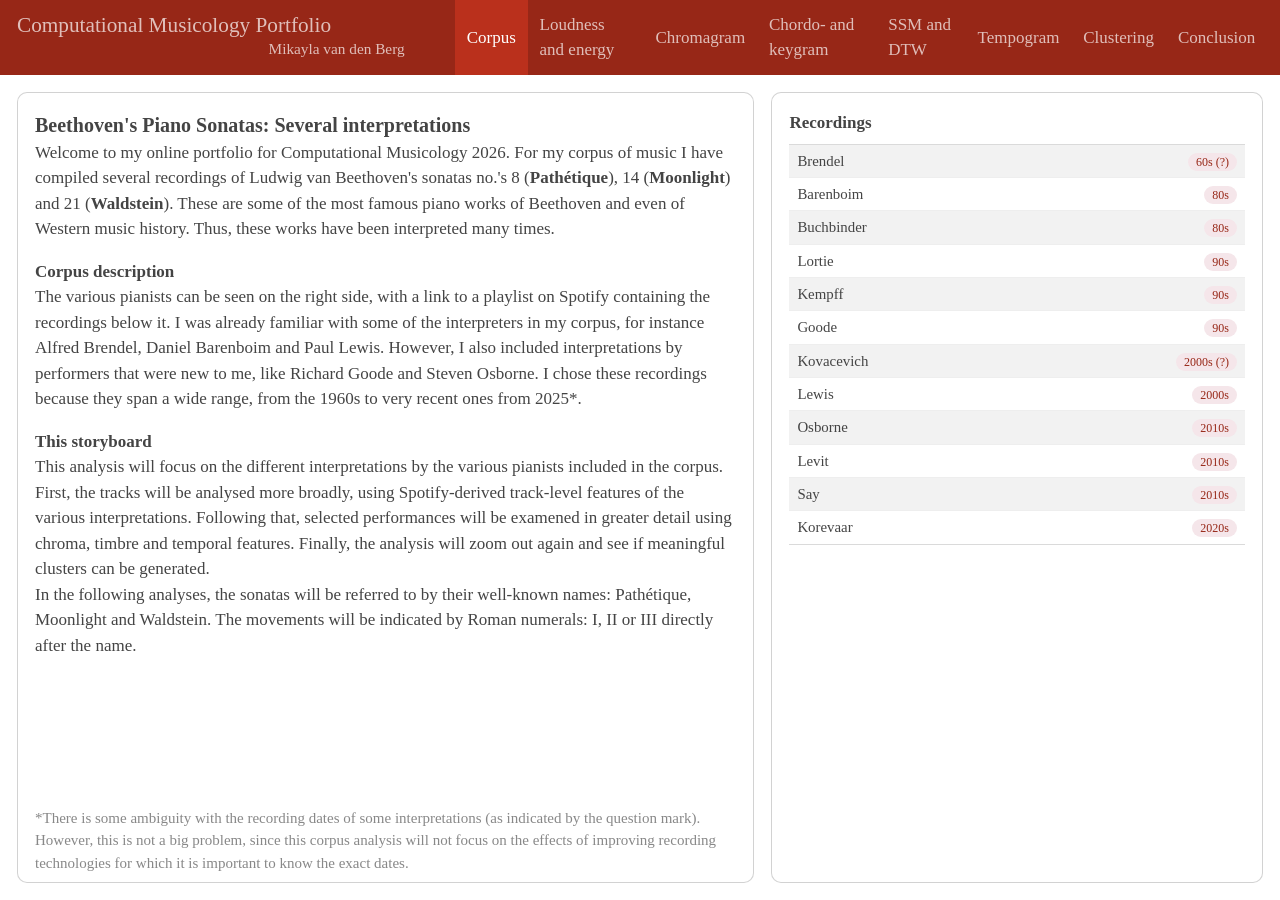
<file: index.html>
<!DOCTYPE html>
<html xmlns="http://www.w3.org/1999/xhtml" lang="en" xml:lang="en"><head>

<meta charset="utf-8">
<meta name="generator" content="quarto-1.8.25">

<meta name="viewport" content="width=device-width, initial-scale=1.0, user-scalable=yes">

<meta name="author" content="Mikayla van den Berg">

<title>Computational Musicology Portfolio</title>
<style>
code{white-space: pre-wrap;}
span.smallcaps{font-variant: small-caps;}
div.columns{display: flex; gap: min(4vw, 1.5em);}
div.column{flex: auto; overflow-x: auto;}
div.hanging-indent{margin-left: 1.5em; text-indent: -1.5em;}
ul.task-list{list-style: none;}
ul.task-list li input[type="checkbox"] {
  width: 0.8em;
  margin: 0 0.8em 0.2em -1em; /* quarto-specific, see https://github.com/quarto-dev/quarto-cli/issues/4556 */ 
  vertical-align: middle;
}
</style>


<script src="index_files/libs/clipboard/clipboard.min.js"></script>
<script src="index_files/libs/quarto-html/quarto.js" type="module"></script>
<script src="index_files/libs/quarto-html/tabsets/tabsets.js" type="module"></script>
<script src="index_files/libs/quarto-html/axe/axe-check.js" type="module"></script>
<script src="index_files/libs/quarto-html/popper.min.js"></script>
<script src="index_files/libs/quarto-html/tippy.umd.min.js"></script>
<script src="index_files/libs/quarto-html/anchor.min.js"></script>
<link href="index_files/libs/quarto-html/tippy.css" rel="stylesheet">
<link href="index_files/libs/quarto-html/quarto-syntax-highlighting-7b89279ff1a6dce999919e0e67d4d9ec.css" rel="stylesheet" class="quarto-color-scheme" id="quarto-text-highlighting-styles">
<link href="index_files/libs/quarto-html/quarto-syntax-highlighting-dark-707d8167ce6003fca903bfe2be84ab7f.css" rel="stylesheet" class="quarto-color-scheme quarto-color-alternate" id="quarto-text-highlighting-styles">
<link href="index_files/libs/quarto-html/quarto-syntax-highlighting-7b89279ff1a6dce999919e0e67d4d9ec.css" rel="stylesheet" class="quarto-color-scheme-extra" id="quarto-text-highlighting-styles">
<script src="index_files/libs/bootstrap/bootstrap.min.js"></script>
<link href="index_files/libs/bootstrap/bootstrap-icons.css" rel="stylesheet">
<link href="index_files/libs/bootstrap/bootstrap-70d25d8d9ca2849d2c1090b6df873a8b.min.css" rel="stylesheet" append-hash="true" class="quarto-color-scheme" id="quarto-bootstrap" data-mode="light">
<link href="index_files/libs/bootstrap/bootstrap-dark-70d25d8d9ca2849d2c1090b6df873a8b.min.css" rel="stylesheet" append-hash="true" class="quarto-color-scheme quarto-color-alternate" id="quarto-bootstrap" data-mode="light">
<link href="index_files/libs/bootstrap/bootstrap-70d25d8d9ca2849d2c1090b6df873a8b.min.css" rel="stylesheet" append-hash="true" class="quarto-color-scheme-extra" id="quarto-bootstrap" data-mode="light">
<script src="index_files/libs/quarto-dashboard/quarto-dashboard.js"></script>
<script src="index_files/libs/quarto-dashboard/stickythead.js"></script>



<script src="index_files/libs/quarto-dashboard/web-components.js" type="module"></script>
<script src="index_files/libs/quarto-dashboard/components.js"></script>



</head>

<body class="quarto-dashboard dashboard-fill fullcontent quarto-light">

<header id="quarto-dashboard-header">
<nav class="navbar navbar-expand-md slim" data-bs-theme="dark">
  <div class="navbar-container container-fluid">
    <button class="navbar-toggler" type="button" data-bs-toggle="collapse" data-bs-target="#dashboard-collapse" aria-controls="dashboard-collapse" aria-expanded="false" aria-label="Toggle navigation">
      <span class="navbar-toggler-icon"></span>
    </button>    


    <div class="navbar-brand-container">


      <div class="navbar-title">
        <div class="navbar-title-text"><a href="#">Computational Musicology Portfolio</a></div>
        
        <div class="navbar-author">Mikayla van den Berg</div>
      </div>
    </div>
<div id="dashboard-collapse" class="navbar-collapse collapse"><ul class="navbar-nav navbar-nav-scroll me-auto" role="tablist"><li class="nav-item" role="presentation"><a id="tab-corpus" class="nav-link active" data-bs-toggle="tab" role="tab" data-bs-target="#corpus" data-scrolling="false" href="#corpus" aria-controls="corpus" aria-selected="true"><span class="nav-link-text">Corpus</span></a></li><li class="nav-item" role="presentation"><a id="tab-loudness-and-energy" class="nav-link" data-bs-toggle="tab" role="tab" data-bs-target="#loudness-and-energy" data-scrolling="false" href="#loudness-and-energy" aria-controls="loudness-and-energy" aria-selected="false"><span class="nav-link-text">Loudness and energy</span></a></li><li class="nav-item" role="presentation"><a id="tab-chromagram" class="nav-link" data-bs-toggle="tab" role="tab" data-bs-target="#chromagram" data-scrolling="false" href="#chromagram" aria-controls="chromagram" aria-selected="false"><span class="nav-link-text">Chromagram</span></a></li><li class="nav-item" role="presentation"><a id="tab-chordo--and-keygram" class="nav-link" data-bs-toggle="tab" role="tab" data-bs-target="#chordo--and-keygram" data-scrolling="false" href="#chordo--and-keygram" aria-controls="chordo--and-keygram" aria-selected="false"><span class="nav-link-text">Chordo- and keygram</span></a></li><li class="nav-item" role="presentation"><a id="tab-ssm-and-dtw" class="nav-link" data-bs-toggle="tab" role="tab" data-bs-target="#ssm-and-dtw" data-scrolling="false" href="#ssm-and-dtw" aria-controls="ssm-and-dtw" aria-selected="false"><span class="nav-link-text">SSM and DTW</span></a></li><li class="nav-item" role="presentation"><a id="tab-tempogram" class="nav-link" data-bs-toggle="tab" role="tab" data-bs-target="#tempogram" data-scrolling="false" href="#tempogram" aria-controls="tempogram" aria-selected="false"><span class="nav-link-text">Tempogram</span></a></li><li class="nav-item" role="presentation"><a id="tab-clustering" class="nav-link" data-bs-toggle="tab" role="tab" data-bs-target="#clustering" data-scrolling="false" href="#clustering" aria-controls="clustering" aria-selected="false"><span class="nav-link-text">Clustering</span></a></li><li class="nav-item" role="presentation"><a id="tab-conclusion" class="nav-link" data-bs-toggle="tab" role="tab" data-bs-target="#conclusion" data-scrolling="false" href="#conclusion" aria-controls="conclusion" aria-selected="false"><span class="nav-link-text">Conclusion</span></a></li></ul></div></div>
</nav>
</header>
<div class="page-layout-custom quarto-dashboard-content bslib-gap-spacing html-fill-container bslib-page-fill quarto-dashboard-pages">  

<div class="bslib-grid-item html-fill-item tab-content bslib-grid" data-layout="fill" style="display: grid; grid-template-columns: minmax(3em, 1fr);
grid-auto-rows: minmax(0, 1fr);">
<div id="corpus" class="dashboard-page tab-pane show active html-fill-item html-fill-container" data-orientation="columns" aria-labelledby="tab-corpus">
<div class="html-fill-item html-fill-container bslib-grid" style="display: grid; grid-template-columns: minmax(3em, 60fr) minmax(3em, 40fr);
grid-auto-rows: minmax(0, 1fr);">
<div class="card cell html-fill-item html-fill-container bslib-card" data-bslib-card-init="" data-require-bs-caller="card()" data-full-screen="false">
<div class="card-body html-fill-item html-fill-container">
<div class="cell-output-display html-fill-item html-fill-container">


<strong style="font-size: 20px;">Beethoven's Piano Sonatas: Several interpretations</strong>

<p>Welcome to my online portfolio for Computational Musicology 2026. For my corpus of music I have compiled several recordings of Ludwig van Beethoven's sonatas no.'s 8 (<b>Pathétique</b>), 14 (<b>Moonlight</b>) and 21 (<b>Waldstein</b>). These are some of the most famous piano works of Beethoven and even of Western music history. Thus, these works have been interpreted many times.</p>

<strong>Corpus description</strong>

<p>The various pianists can be seen on the right side, with a link to a playlist on Spotify containing the recordings below it. I was already familiar with some of the interpreters in my corpus, for instance Alfred Brendel, Daniel Barenboim and Paul Lewis. However, I also included interpretations by performers that were new to me, like Richard Goode and Steven Osborne. I chose these recordings because they span a wide range, from the 1960s to very recent ones from 2025*.</p>

<strong>This storyboard</strong>

<p>This analysis will focus on the different interpretations by the various pianists included in the corpus. First, the tracks will be analysed more broadly, using Spotify-derived track-level features of the various interpretations. Following that, selected performances will be examened in greater detail using chroma, timbre and temporal features. Finally, the analysis will zoom out again and see if meaningful clusters can be generated.<br> 
In the following analyses, the sonatas will be referred to by their well-known names: Pathétique, Moonlight and Waldstein. The movements will be indicated by Roman numerals: I, II or III directly after the name.</p>

<p style="position: absolute; bottom: 8px; font-size: 15px; color: #888;">*There is some ambiguity with the recording dates of some interpretations (as indicated by the question mark). However, this is not a big problem, since this corpus analysis will not focus on the effects of improving recording technologies for which it is important to know the exact dates.</p>

</div>
</div>
<bslib-tooltip placement="auto" bsoptions="[]" data-require-bs-version="5" data-require-bs-caller="tooltip()">
    <template>Expand</template>
    <span class="bslib-full-screen-enter badge rounded-pill">
        <svg xmlns="http://www.w3.org/2000/svg" viewbox="0 0 24 24" style="height:1em;width:1em;" aria-hidden="true" role="img"><path d="M20 5C20 4.4 19.6 4 19 4H13C12.4 4 12 3.6 12 3C12 2.4 12.4 2 13 2H21C21.6 2 22 2.4 22 3V11C22 11.6 21.6 12 21 12C20.4 12 20 11.6 20 11V5ZM4 19C4 19.6 4.4 20 5 20H11C11.6 20 12 20.4 12 21C12 21.6 11.6 22 11 22H3C2.4 22 2 21.6 2 21V13C2 12.4 2.4 12 3 12C3.6 12 4 12.4 4 13V19Z"></path></svg>
    </span>
</bslib-tooltip><script data-bslib-card-init="">bslib.Card.initializeAllCards();</script></div><div class="html-fill-item html-fill-container bslib-grid" style="display: grid; grid-template-rows: minmax(3em, 1fr); grid-auto-columns: minmax(0, 1fr);">
<div class="card cell html-fill-item html-fill-container bslib-card" data-bslib-card-init="" data-require-bs-caller="card()" data-full-screen="false">
<div class="card-body html-fill-item html-fill-container">
<div class="cell-output-display html-fill-item html-fill-container">
<strong>Recordings</strong>

<table class="caption-top table table-sm table-striped small">
<tbody>
<tr class="odd">
<td style="padding: 5px 0 5px 8px; border-bottom: 1px solid #eee">Brendel</td>
<td style="text-align: right; padding: 5px 8px 5px 0; border-bottom: 1px solid #eee;"><span style="background: #f5e6ea; color: #972717; padding: 2px 8px; border-radius: 99px; font-size: 12px;">60s (?)</span></td>
</tr>
<tr class="even">
<td style="padding: 5px 0 5px 8px; border-bottom: 1px solid #eee">Barenboim</td>
<td style="text-align: right; padding: 5px 8px 5px 0; border-bottom: 1px solid #eee;"><span style="background: #f5e6ea; color: #972717; padding: 2px 8px; border-radius: 99px; font-size: 12px;">80s</span></td>
</tr>
<tr class="odd">
<td style="padding: 5px 0 5px 8px; border-bottom: 1px solid #eee">Buchbinder</td>
<td style="text-align: right; padding: 5px 8px 5px 0; border-bottom: 1px solid #eee;"><span style="background: #f5e6ea; color: #972717; padding: 2px 8px; border-radius: 99px; font-size: 12px;">80s</span></td>
</tr>
<tr class="even">
<td style="padding: 5px 0 5px 8px; border-bottom: 1px solid #eee">Lortie</td>
<td style="text-align: right; padding: 5px 8px 5px 0; border-bottom: 1px solid #eee;"><span style="background: #f5e6ea; color: #972717; padding: 2px 8px; border-radius: 99px; font-size: 12px;">90s</span></td>
</tr>
<tr class="odd">
<td style="padding: 5px 0 5px 8px; border-bottom: 1px solid #eee">Kempff</td>
<td style="text-align: right; padding: 5px 8px 5px 0; border-bottom: 1px solid #eee;"><span style="background: #f5e6ea; color: #972717; padding: 2px 8px; border-radius: 99px; font-size: 12px;">90s</span></td>
</tr>
<tr class="even">
<td style="padding: 5px 0 5px 8px; border-bottom: 1px solid #eee">Goode</td>
<td style="text-align: right; padding: 5px 8px 5px 0; border-bottom: 1px solid #eee;"><span style="background: #f5e6ea; color: #972717; padding: 2px 8px; border-radius: 99px; font-size: 12px;">90s</span></td>
</tr>
<tr class="odd">
<td style="padding: 5px 0 5px 8px; border-bottom: 1px solid #eee">Kovacevich</td>
<td style="text-align: right; padding: 5px 8px 5px 0; border-bottom: 1px solid #eee;"><span style="background: #f5e6ea; color: #972717; padding: 2px 8px; border-radius: 99px; font-size: 12px;">2000s (?)</span></td>
</tr>
<tr class="even">
<td style="padding: 5px 0 5px 8px; border-bottom: 1px solid #eee">Lewis</td>
<td style="text-align: right; padding: 5px 8px 5px 0; border-bottom: 1px solid #eee;"><span style="background: #f5e6ea; color: #972717; padding: 2px 8px; border-radius: 99px; font-size: 12px;">2000s</span></td>
</tr>
<tr class="odd">
<td style="padding: 5px 0 5px 8px; border-bottom: 1px solid #eee">Osborne</td>
<td style="text-align: right; padding: 5px 8px 5px 0; border-bottom: 1px solid #eee;"><span style="background: #f5e6ea; color: #972717; padding: 2px 8px; border-radius: 99px; font-size: 12px;">2010s</span></td>
</tr>
<tr class="even">
<td style="padding: 5px 0 5px 8px; border-bottom: 1px solid #eee">Levit</td>
<td style="text-align: right; padding: 5px 8px 5px 0; border-bottom: 1px solid #eee;"><span style="background: #f5e6ea; color: #972717; padding: 2px 8px; border-radius: 99px; font-size: 12px;">2010s</span></td>
</tr>
<tr class="odd">
<td style="padding: 5px 0 5px 8px; border-bottom: 1px solid #eee">Say</td>
<td style="text-align: right; padding: 5px 8px 5px 0; border-bottom: 1px solid #eee;"><span style="background: #f5e6ea; color: #972717; padding: 2px 8px; border-radius: 99px; font-size: 12px;">2010s</span></td>
</tr>
<tr class="even">
<td style="padding: 5px 0 5px 8px">Korevaar</td>
<td style="text-align: right; padding: 5px 8px 5px 0;"><span style="background: #f5e6ea; color: #972717; padding: 2px 8px; border-radius: 99px; font-size: 12px;">2020s</span></td>
</tr>
</tbody>
</table>


  <iframe src="https://open.spotify.com/embed/playlist/3C9JMFOYExaderqntPLGJ1?si=3551c12b7ab84baa&amp;pt=d6bcc49ab1e851589ad69f6928fd4429" width="100%" height="152" frameborder="0" allow="autoplay; clipboard-write; encrypted-media; fullscreen; picture-in-picture" loading="lazy">
  </iframe>
</div>
</div>
<bslib-tooltip placement="auto" bsoptions="[]" data-require-bs-version="5" data-require-bs-caller="tooltip()">
    <template>Expand</template>
    <span class="bslib-full-screen-enter badge rounded-pill">
        <svg xmlns="http://www.w3.org/2000/svg" viewbox="0 0 24 24" style="height:1em;width:1em;" aria-hidden="true" role="img"><path d="M20 5C20 4.4 19.6 4 19 4H13C12.4 4 12 3.6 12 3C12 2.4 12.4 2 13 2H21C21.6 2 22 2.4 22 3V11C22 11.6 21.6 12 21 12C20.4 12 20 11.6 20 11V5ZM4 19C4 19.6 4.4 20 5 20H11C11.6 20 12 20.4 12 21C12 21.6 11.6 22 11 22H3C2.4 22 2 21.6 2 21V13C2 12.4 2.4 12 3 12C3.6 12 4 12.4 4 13V19Z"></path></svg>
    </span>
</bslib-tooltip><script data-bslib-card-init="">bslib.Card.initializeAllCards();</script></div>
</div>
</div>
</div><div id="loudness-and-energy" class="dashboard-page tab-pane grid-skip html-fill-item html-fill-container" data-orientation="columns" aria-labelledby="tab-loudness-and-energy">
<div class="html-fill-item html-fill-container bslib-grid" style="display: grid; grid-template-columns: minmax(3em, 60fr) minmax(3em, 40fr);
grid-auto-rows: minmax(0, 1fr);">
<div class="card html-fill-item html-fill-container bslib-card" data-fill="false" data-bslib-card-init="" data-require-bs-caller="card()" data-full-screen="false">
<div class="card-body html-fill-item html-fill-container">
<p><img src="loudness_x_energy_2.png" class="img-fluid"> <em>Loudness and energy in sonata Pathétique (No.&nbsp;8), Moonlight (No 14) and Waldstein (No.&nbsp;21) per pianist.</em></p>
<p><img src="loudness_x_energy_correlation.png" class="img-fluid"> <em>Loudness and energy correlation in sonata Pathétique (No.&nbsp;8), Moonlight (No 14) and Waldstein (No.&nbsp;21) per pianist. per pianist.</em></p>
</div>
<bslib-tooltip placement="auto" bsoptions="[]" data-require-bs-version="5" data-require-bs-caller="tooltip()">
    <template>Expand</template>
    <span class="bslib-full-screen-enter badge rounded-pill">
        <svg xmlns="http://www.w3.org/2000/svg" viewbox="0 0 24 24" style="height:1em;width:1em;" aria-hidden="true" role="img"><path d="M20 5C20 4.4 19.6 4 19 4H13C12.4 4 12 3.6 12 3C12 2.4 12.4 2 13 2H21C21.6 2 22 2.4 22 3V11C22 11.6 21.6 12 21 12C20.4 12 20 11.6 20 11V5ZM4 19C4 19.6 4.4 20 5 20H11C11.6 20 12 20.4 12 21C12 21.6 11.6 22 11 22H3C2.4 22 2 21.6 2 21V13C2 12.4 2.4 12 3 12C3.6 12 4 12.4 4 13V19Z"></path></svg>
    </span>
</bslib-tooltip><script data-bslib-card-init="">bslib.Card.initializeAllCards();</script></div><div class="html-fill-item html-fill-container bslib-grid" style="display: grid; grid-template-rows: minmax(3em, 1fr); grid-auto-columns: minmax(0, 1fr);">
<div class="card cell html-fill-item html-fill-container bslib-card" data-bslib-card-init="" data-require-bs-caller="card()" data-full-screen="false">
<div class="card-body html-fill-item html-fill-container">
<div class="cell-output-display html-fill-item html-fill-container">

<strong>Loudness and energy</strong>

<p>Spotify provides features of tracks that can be analysed. For example, tracks can be described by 'energy', 'happiness' and 'acousticness'. In the plot on the left, the various recordings by the pianists are plotted by loudness and energy. The different sonatas are indicated by colour and the movements by shape.<br>

Something that becomes immediately clear is that third movements are often on the right side of the plot, meaning they are higher in energy and loudness, whereas first movements are commonly on the left side. This corresponds to the standard sonata form, in which the final movements are often more energetic and fastpaced.<br>

Something else that stands out is the interpretation of the first movement of the Waldstein sonata by Buchbinder, which has a very high energy and loudness value. However, this does not become apparent from the audio, which sounds just as loud as, for example, Kempff's and Goode's interpretation. Another interesting thing to note is that Lewis' interpretations are overall more energetic and loud, compared to the other pianists (especially his interpretation of the third movement of the Moonlight sonata). In addition, Kovacevich's plot shows strong contrast between movements, because there is much spread between them. This is different for Korevaar, where the data points are more clustered and lying more to the mean. That means that Korevaar has a more uniform interpretation.<br>

Furthermore, across almost all pianists the first movement of sonata Moonlight has the lowest energy and is the quietest. This correponds to the sound of the piece: it sounds very introspective and dark. Thus, these Spotify features capture this very well. For some pianists this piece even becomes an outlier (Osborne, Kovacevich). The only interpretation of this movement that does not have the lowest value in energy and loudness compared to other pieces and movements is by Brendel. When comparing this version to Kovacevhich's, which has very low values for this movement, it becomes clear that Brendels version is much louder. This does not, however, cause Brendels interpretation of the first movement of sonata Moonlight to be much higher in energy compared to other interpretations. Still, there is a positive correlation between loudness and energy, although it is not perfectly linear.<br> 
In the plot below, the correlation and significance is calculated between the two values across all  movements and sonatas per pianist. The correlation for Korevaar is the strongest, with a R-value of 0.92 (1 being a perfect linear relationship). It is the lowest for Kovacevich, where the R-value is 0.77. However, this still indicates a strong relationship.</p>

</div>
</div>
<bslib-tooltip placement="auto" bsoptions="[]" data-require-bs-version="5" data-require-bs-caller="tooltip()">
    <template>Expand</template>
    <span class="bslib-full-screen-enter badge rounded-pill">
        <svg xmlns="http://www.w3.org/2000/svg" viewbox="0 0 24 24" style="height:1em;width:1em;" aria-hidden="true" role="img"><path d="M20 5C20 4.4 19.6 4 19 4H13C12.4 4 12 3.6 12 3C12 2.4 12.4 2 13 2H21C21.6 2 22 2.4 22 3V11C22 11.6 21.6 12 21 12C20.4 12 20 11.6 20 11V5ZM4 19C4 19.6 4.4 20 5 20H11C11.6 20 12 20.4 12 21C12 21.6 11.6 22 11 22H3C2.4 22 2 21.6 2 21V13C2 12.4 2.4 12 3 12C3.6 12 4 12.4 4 13V19Z"></path></svg>
    </span>
</bslib-tooltip><script data-bslib-card-init="">bslib.Card.initializeAllCards();</script></div>
</div>
</div>
</div><div id="chromagram" class="dashboard-page tab-pane grid-skip html-fill-item html-fill-container" data-orientation="columns" aria-labelledby="tab-chromagram">
<div class="html-fill-item html-fill-container bslib-grid" style="display: grid; grid-template-columns: minmax(3em, 60fr) minmax(3em, 40fr);
grid-auto-rows: minmax(0, 1fr);">
<div class="card html-fill-item html-fill-container bslib-card" data-fill="false" data-bslib-card-init="" data-require-bs-caller="card()" data-full-screen="false">
<div class="card-body html-fill-item html-fill-container">
<p><img src="chromagram_pathetique_I_buchbinder.png" class="img-fluid"> <em>Chromagram of the Pathétique sonata (No.&nbsp;8), 1st movement. Perfomance by Buchbinder. Normalisation: Chebyshev</em></p>
<p><img src="chromagram_moonlight_III_lortie2.png" class="img-fluid"> <em>Chromagram of the Moonlight sonata (No.&nbsp;14), 3rd movement. Perfomance by Lortie. Normalisation: Chebyshev</em></p>
<p><img src="chromagram_moonlight_III_buchbinder.png" class="img-fluid"> <em>Chromagram of the Moonlight sonata (No.&nbsp;14), 3rd movement. Perfomance by Buchbinder. Normalisation: Chebyshev</em></p>
</div>
<bslib-tooltip placement="auto" bsoptions="[]" data-require-bs-version="5" data-require-bs-caller="tooltip()">
    <template>Expand</template>
    <span class="bslib-full-screen-enter badge rounded-pill">
        <svg xmlns="http://www.w3.org/2000/svg" viewbox="0 0 24 24" style="height:1em;width:1em;" aria-hidden="true" role="img"><path d="M20 5C20 4.4 19.6 4 19 4H13C12.4 4 12 3.6 12 3C12 2.4 12.4 2 13 2H21C21.6 2 22 2.4 22 3V11C22 11.6 21.6 12 21 12C20.4 12 20 11.6 20 11V5ZM4 19C4 19.6 4.4 20 5 20H11C11.6 20 12 20.4 12 21C12 21.6 11.6 22 11 22H3C2.4 22 2 21.6 2 21V13C2 12.4 2.4 12 3 12C3.6 12 4 12.4 4 13V19Z"></path></svg>
    </span>
</bslib-tooltip><script data-bslib-card-init="">bslib.Card.initializeAllCards();</script></div><div class="html-fill-item html-fill-container bslib-grid" style="display: grid; grid-template-rows: minmax(3em, 1fr); grid-auto-columns: minmax(0, 1fr);">
<div class="card cell html-fill-item html-fill-container bslib-card" data-bslib-card-init="" data-require-bs-caller="card()" data-full-screen="false">
<div class="card-body html-fill-item html-fill-container">
<div class="cell-output-display html-fill-item html-fill-container">


<strong>Chromagram</strong>

<p>On the left are three chromagrams. The first is the first movement of sonata Pathétique, performanced by Burchbinder. The second and third are the third movement of the Moonlight sonata, performed by Lorti and Buchbinder.<br>
Sonata Pathétique is in c-minor and starts with the c-minor chord (C-E♭-G), which is visible in the chromagram. Looking at the chromagram overall, it doesn’t become immediately clear that the piece is in c-minor. However, the beginning does have a high magnitude on the note C. The C also becomes more prominent at the end of the piece. During the rest of the piece, the E♭ is also being emphasized a lot, especially around 150-200 seconds. This is when the piece switches to the key e♭-minor (during the second subject). Shortly after it also modulates to E-major, hence the strong magnitude. The grey bands around 100 seconds is due to a quaver and quarter rest.<br>

The next chromagrams are of the third movement of the Moonlight sonata, performed by Lortie and Buchbinder. Here, it is more apparent that the piece is in c♯-minor, because there is a lot of emphasis on this pitch class. Surprisingly, there is also a high intensity on A♭. This becomes less strange when one remembers that A♭ and G♯ are enharmonically equivalent. G♯ is the dominant (V) of c♯-minor and thus very important.<br>

I chose these two performances because when listening, it sounds like the tuning of the piano is slighty off between them. However, this does not become very apparent from the chromagrams, because there is no energy 'bleeding' into other chroma bins. This means the difference in tuning is likely a few cents, which a chromagram does not pick up.<br>
<br>
Chromagrams measure pitch energy and not tonal function, so the dominant can easily appear stronger than the tonic. Key- and chordagrams <i>do</i> try to capture tonal function, so it is good to take a look at those.
</p>

</div>
</div>
<bslib-tooltip placement="auto" bsoptions="[]" data-require-bs-version="5" data-require-bs-caller="tooltip()">
    <template>Expand</template>
    <span class="bslib-full-screen-enter badge rounded-pill">
        <svg xmlns="http://www.w3.org/2000/svg" viewbox="0 0 24 24" style="height:1em;width:1em;" aria-hidden="true" role="img"><path d="M20 5C20 4.4 19.6 4 19 4H13C12.4 4 12 3.6 12 3C12 2.4 12.4 2 13 2H21C21.6 2 22 2.4 22 3V11C22 11.6 21.6 12 21 12C20.4 12 20 11.6 20 11V5ZM4 19C4 19.6 4.4 20 5 20H11C11.6 20 12 20.4 12 21C12 21.6 11.6 22 11 22H3C2.4 22 2 21.6 2 21V13C2 12.4 2.4 12 3 12C3.6 12 4 12.4 4 13V19Z"></path></svg>
    </span>
</bslib-tooltip><script data-bslib-card-init="">bslib.Card.initializeAllCards();</script></div>
</div>
</div>
</div><div id="chordo--and-keygram" class="dashboard-page tab-pane grid-skip html-fill-item html-fill-container" data-orientation="columns" aria-labelledby="tab-chordo--and-keygram">
<div class="html-fill-item html-fill-container bslib-grid" style="display: grid; grid-template-columns: minmax(3em, 60fr) minmax(3em, 40fr);
grid-auto-rows: minmax(0, 1fr);">
<div class="card html-fill-item html-fill-container bslib-card" data-fill="false" data-bslib-card-init="" data-require-bs-caller="card()" data-full-screen="false">
<div class="card-body html-fill-item html-fill-container">
<p><img src="chordogram_moonlight_III_brendel2.png" class="img-fluid"> <em>Chordogram of the Moonlight sonata (No.&nbsp;14), 3rd movement. Perfomance by Brendel, using Temperley’s (1999) templates. Normalisation: Chebyshev.</em></p>
<p><img src="keygram_moonlight_III_brendel2.png" class="img-fluid"> <em>Keygram of the Moonlight sonata (No.&nbsp;14), 3rd movement. Perfomance by Brendel, using Temperley’s (1999) templates. Normalisation: Chebyshev</em></p>
</div>
<bslib-tooltip placement="auto" bsoptions="[]" data-require-bs-version="5" data-require-bs-caller="tooltip()">
    <template>Expand</template>
    <span class="bslib-full-screen-enter badge rounded-pill">
        <svg xmlns="http://www.w3.org/2000/svg" viewbox="0 0 24 24" style="height:1em;width:1em;" aria-hidden="true" role="img"><path d="M20 5C20 4.4 19.6 4 19 4H13C12.4 4 12 3.6 12 3C12 2.4 12.4 2 13 2H21C21.6 2 22 2.4 22 3V11C22 11.6 21.6 12 21 12C20.4 12 20 11.6 20 11V5ZM4 19C4 19.6 4.4 20 5 20H11C11.6 20 12 20.4 12 21C12 21.6 11.6 22 11 22H3C2.4 22 2 21.6 2 21V13C2 12.4 2.4 12 3 12C3.6 12 4 12.4 4 13V19Z"></path></svg>
    </span>
</bslib-tooltip><script data-bslib-card-init="">bslib.Card.initializeAllCards();</script></div><div class="html-fill-item html-fill-container bslib-grid" style="display: grid; grid-template-rows: minmax(3em, 1fr); grid-auto-columns: minmax(0, 1fr);">
<div class="card cell html-fill-item html-fill-container bslib-card" data-bslib-card-init="" data-require-bs-caller="card()" data-full-screen="false">
<div class="card-body html-fill-item html-fill-container">
<div class="cell-output-display html-fill-item html-fill-container">


<strong>Chordo- and keygram</strong>

On the left are a chordagram and a keygram of the third movement of sonata Moonlight, performaned by Brendel. The chordagram shows which chord templates best matches the chroma pattern and the keygram shows which key template fits best. Blue means there is a high similarity.<br>

The pattern of the chordagram is quite similar to the chromagram. There is high similarity between the templates for c♯-minor, g♯-minor and D♭-major during the whole piece and A♭-major(7) and E♭-major(7) at certain moments. There are also a dark blue spots for A-maj(7) and D-maj(7). The constant dark band for c♯-minor is exactly what we would expect. As mentioned before, the piece is in c♯-minor. Therefore, the chroma vectors frequently contain the tonic triad tones: C♯–E–G. G♯-minor also appears strong because it is the dominant of c♯-minor.Furthermore, around 30 seconds the piece modulates to g♯-minor. Around this time, the band for the g#-minor chord template becomes stronger. Around 100 seconds it modulates back to c♯-minor and the exposition is repeated, which is also illustrated in the chordogram. Around 215 seconds the piece modulates to f♯-minor. This is indicated by the increase in similarity for the f♯-minor template at that time.<br>

D♭-major most likely appears because of the pitch-class overlap with c♯-minor. Chroma features ignore spelling, so the C♯ and G♯ in a c♯-minor chord can be seen as, respectively, D♭ and F, which are in a D♭-major chord. This effect is being amplified by the fast arpeggios: the movement is full of broken chords, so each analysis frame may contain only partial chord tones. A similar thing is happening for the A♭-major(7) and E♭-major(7) chords.Also, the arpeggios are probably the reason why the chordo- and keygram are both very unstable. The strong blue spots around 50 and 300 seconds are due to arpeggios stopping briefly and the notes being played together. It is therefore easy to match the chord templates at these moments.<br>

The keygram is less clear than the chordogram, but they show similar trends. It becomes clear that the key templates c♯-minor, g♯-minor, D♭-major and A♭-major match the chroma vectors the most throughout the piece, but it does not become apparent from the keygram alone which of these is the main key. Something interesting about this movement is that it deviates from the usual sonata from. It is common for the second theme to be in the relative major key, but that is not the case here. Here the second theme is in g♯-minor, as mentioned before. This means that the piece does not shift to a major key. This in turn, however, does not mean that there are no major chords used, as is visible in the chordogram.<br>
<br>
Harmony plays a big role in the overall structure of a piano sonata, as already mentioned briefly. A Self-Similarity Matrix visualises this better.

</div>
</div>
<bslib-tooltip placement="auto" bsoptions="[]" data-require-bs-version="5" data-require-bs-caller="tooltip()">
    <template>Expand</template>
    <span class="bslib-full-screen-enter badge rounded-pill">
        <svg xmlns="http://www.w3.org/2000/svg" viewbox="0 0 24 24" style="height:1em;width:1em;" aria-hidden="true" role="img"><path d="M20 5C20 4.4 19.6 4 19 4H13C12.4 4 12 3.6 12 3C12 2.4 12.4 2 13 2H21C21.6 2 22 2.4 22 3V11C22 11.6 21.6 12 21 12C20.4 12 20 11.6 20 11V5ZM4 19C4 19.6 4.4 20 5 20H11C11.6 20 12 20.4 12 21C12 21.6 11.6 22 11 22H3C2.4 22 2 21.6 2 21V13C2 12.4 2.4 12 3 12C3.6 12 4 12.4 4 13V19Z"></path></svg>
    </span>
</bslib-tooltip><script data-bslib-card-init="">bslib.Card.initializeAllCards();</script></div>
</div>
</div>
</div><div id="ssm-and-dtw" class="dashboard-page tab-pane grid-skip html-fill-item html-fill-container" data-orientation="columns" aria-labelledby="tab-ssm-and-dtw">
<div class="html-fill-item html-fill-container bslib-grid" style="display: grid; grid-template-columns: minmax(3em, 60fr) minmax(3em, 40fr);
grid-auto-rows: minmax(0, 1fr);">
<div class="card html-fill-item html-fill-container bslib-card" data-fill="false" data-bslib-card-init="" data-require-bs-caller="card()" data-full-screen="false">
<div class="card-body html-fill-item html-fill-container">
<p><img src="ssm_pitch_moonlight_III_brendel2.png" class="img-fluid"> <em>Self-similarity matrix based on pitch of the Moonlight Sonata (No.&nbsp;14), 3rd movement. Performance by Brendel. Normalisation: Euclidean. Distance: cosine.</em></p>
<img src="dtw_moonlight_III_levit_kempff_chebyshev.png" class="img-fluid">
<em>Dynamic Time Warping based of the Moonlight Sonata (No.&nbsp;14), 3rd movement. Performance by Kempff (x-axis) and Levit (y-axis) Normalisation: Euclidean. Distance: cosine.</em>
<p><img src="ssm_timbre_moonlight_III_brendel2.png" class="img-fluid"> <em>Self-similarity matrix based on timbre of the Moonlight Sonata (No.&nbsp;14), 3rd movement. Performance by Brendel. Normalisation: Euclidean. Distance: cosine.</em></p>
<p><img src="cepstrogram_moonlight_III_brendel2.png" class="img-fluid"> <em>Cepstrogram of the Moonlight Sonata (No.&nbsp;14), 3rd movement. Performance by Brendel. Normalisation: Manhattan.</em></p>
</div>
<bslib-tooltip placement="auto" bsoptions="[]" data-require-bs-version="5" data-require-bs-caller="tooltip()">
    <template>Expand</template>
    <span class="bslib-full-screen-enter badge rounded-pill">
        <svg xmlns="http://www.w3.org/2000/svg" viewbox="0 0 24 24" style="height:1em;width:1em;" aria-hidden="true" role="img"><path d="M20 5C20 4.4 19.6 4 19 4H13C12.4 4 12 3.6 12 3C12 2.4 12.4 2 13 2H21C21.6 2 22 2.4 22 3V11C22 11.6 21.6 12 21 12C20.4 12 20 11.6 20 11V5ZM4 19C4 19.6 4.4 20 5 20H11C11.6 20 12 20.4 12 21C12 21.6 11.6 22 11 22H3C2.4 22 2 21.6 2 21V13C2 12.4 2.4 12 3 12C3.6 12 4 12.4 4 13V19Z"></path></svg>
    </span>
</bslib-tooltip><script data-bslib-card-init="">bslib.Card.initializeAllCards();</script></div><div class="html-fill-item html-fill-container bslib-grid" style="display: grid; grid-template-rows: minmax(3em, 1fr); grid-auto-columns: minmax(0, 1fr);">
<div class="card cell html-fill-item html-fill-container bslib-card" data-bslib-card-init="" data-require-bs-caller="card()" data-full-screen="false">
<div class="card-body html-fill-item html-fill-container">
<div class="cell-output-display html-fill-item html-fill-container">


<strong>Self-Similarity Matrix and Dynamic Time Warping</strong>

On the left are two Self-Similarity Matrices (SSM) of the performance by Brendel of the third movement of sonata Moonlight, based on pitch and timbre. Below the SSM based on pitch, a Dynamic Time Warping (DTW) can be seen of the third movement of sonata Moonlight, performanced by Kempff and Levit. I choese these two interpretations, because when listening to them, it sounds like Levit plays it much faster.<br>

This piece is in c♯-minor and in sonata form (as mentioned before), which means that the exposition get's repeated. This happens at around 100 seconds into the piece and a (faint) blue diagonal is visible at this point in the SSM based on pitch. The entirety of the exposition is visible as a block-like structure around 215 seconds (with a yellow outline). Here the second theme sounds in f♯-minor, which is different from the exposition, where it was in g♯-minor.<br>
There is no block-like structure visible for the entirety of the development, which ends at around 265 seconds. At this point the recapitulation starts with the first subject remaining unaltered. The second subject is now in the tonic (instead of g♯-minor as in the exposition).<br>

The overall SSM has a lot of block-like structures, but these are not easy to distinguish from each other and they cannot easily be linked to what is audible in the audio. The reason for this, is that piano sonatas in sonata form are build on themes and motives that get repeated but could also get slightly altered. Thus, there is a lot of homogeneity, but also variation. In addition, this piece consists mainly of fast arpeggios and listening to the piece gives the impression that everything flows together organically and there are few contrasting parts.<br>

The Dynamic Time Warping does not, on first glance, look that much different from the SSM. However, looking at it a bit longer reveals that the main diagonal is less cleary defined. You can also see that the performance by Kempff is indeed longer, so he does play the piece slower than Levit. A tempogram of both performances might reveal more about exactly how fast both pianists play this piece.<br>

When looking at the SSM based on timbre, it becomes apparent that there is a lot of homogeneity. This is exactly what we would expect, for a piano sonata only has one instrument. The faint light blue line around 260 seconds is due to rests in the piece. This is also true for the light blue and yellow lines at the end. The cepstrogram below corroborates these insights.

</div>
</div>
<bslib-tooltip placement="auto" bsoptions="[]" data-require-bs-version="5" data-require-bs-caller="tooltip()">
    <template>Expand</template>
    <span class="bslib-full-screen-enter badge rounded-pill">
        <svg xmlns="http://www.w3.org/2000/svg" viewbox="0 0 24 24" style="height:1em;width:1em;" aria-hidden="true" role="img"><path d="M20 5C20 4.4 19.6 4 19 4H13C12.4 4 12 3.6 12 3C12 2.4 12.4 2 13 2H21C21.6 2 22 2.4 22 3V11C22 11.6 21.6 12 21 12C20.4 12 20 11.6 20 11V5ZM4 19C4 19.6 4.4 20 5 20H11C11.6 20 12 20.4 12 21C12 21.6 11.6 22 11 22H3C2.4 22 2 21.6 2 21V13C2 12.4 2.4 12 3 12C3.6 12 4 12.4 4 13V19Z"></path></svg>
    </span>
</bslib-tooltip><script data-bslib-card-init="">bslib.Card.initializeAllCards();</script></div>
</div>
</div>
</div><div id="tempogram" class="dashboard-page tab-pane grid-skip html-fill-item html-fill-container" data-orientation="columns" aria-labelledby="tab-tempogram">
<div class="html-fill-item html-fill-container bslib-grid" style="display: grid; grid-template-columns: minmax(3em, 60fr) minmax(3em, 40fr);
grid-auto-rows: minmax(0, 1fr);">
<div class="card html-fill-item html-fill-container bslib-card" data-fill="false" data-bslib-card-init="" data-require-bs-caller="card()" data-full-screen="false">
<div class="card-body html-fill-item html-fill-container">
<p><img src="tempogram_dft_waldstein_II_say2.png" class="img-fluid"> <em>Tempogram of the Waldstein sonata (No.&nbsp;21), 2nd movement, Perfomance by Say. Fourier-based.</em></p>
<p><img src="tempogram_act_waldstein_II_say2.png" class="img-fluid"> <em>Tempogram of the Waldstein sonata (No.&nbsp;21), 2nd movement, Perfomance by Say. Autocorrelation based.</em></p>
<p><img src="tempogram_dft_moonlight_III_say2.png" class="img-fluid"> <em>Tempogram of the Moonlight sonata (No.&nbsp;14), 3rd movement, Perfomance by Say. Fourier-based.</em></p>
<p><img src="tempogram_dft_moonlight_III_levit.png" class="img-fluid"> <em>Tempogram of the Moonlight sonata (No.&nbsp;14), 3rd movement, Perfomance by Levit. Fourier-based.</em></p>
<p><img src="tempogram_dft_moonlight_III_kempff.png" class="img-fluid"> <em>Tempogram of the Moonlight sonata (No.&nbsp;14), 3rd movement, Perfomance by Kempff. Fourier-based.</em></p>
</div>
<bslib-tooltip placement="auto" bsoptions="[]" data-require-bs-version="5" data-require-bs-caller="tooltip()">
    <template>Expand</template>
    <span class="bslib-full-screen-enter badge rounded-pill">
        <svg xmlns="http://www.w3.org/2000/svg" viewbox="0 0 24 24" style="height:1em;width:1em;" aria-hidden="true" role="img"><path d="M20 5C20 4.4 19.6 4 19 4H13C12.4 4 12 3.6 12 3C12 2.4 12.4 2 13 2H21C21.6 2 22 2.4 22 3V11C22 11.6 21.6 12 21 12C20.4 12 20 11.6 20 11V5ZM4 19C4 19.6 4.4 20 5 20H11C11.6 20 12 20.4 12 21C12 21.6 11.6 22 11 22H3C2.4 22 2 21.6 2 21V13C2 12.4 2.4 12 3 12C3.6 12 4 12.4 4 13V19Z"></path></svg>
    </span>
</bslib-tooltip><script data-bslib-card-init="">bslib.Card.initializeAllCards();</script></div><div class="html-fill-item html-fill-container bslib-grid" style="display: grid; grid-template-rows: minmax(3em, 1fr); grid-auto-columns: minmax(0, 1fr);">
<div class="card cell html-fill-item html-fill-container bslib-card" data-bslib-card-init="" data-require-bs-caller="card()" data-full-screen="false">
<div class="card-body html-fill-item html-fill-container">
<div class="cell-output-display html-fill-item html-fill-container">


<strong>Tempogram</strong>

<p>On the right are tempograms: two depicting the second movement of the Waldstein sonata and the others depict the third movement of sonata Moonlight. The Waldstein sonata is performed by Say and the Moonlight sonata is performed by, respectively, Say, Levit and Kempff. I chose these two pieces because when listening to them they sound very contrasting in terms of tempo. Furthermore, I chose to compare the tempogram of the Moonlight sonata performed by Levit with the one performed  by Kempff because it sounds like Levit plays it faster, as already mentioned with the DTW.<br>

The second movement of the Waldstein sonata is a short <i>adagio</i> in 6/8 time that serves as introduction on the next movement. When listening to the piece, it is hard to figure out what the tempo is due to the many rests, especially at the beginning of the piece. This is also illustrated in the tempogram, which looks like it does not really know what the tempo is at any given moment. However, around 25 second some lines become visible, but these are faint and all over the place. This is also when there starts to be more activity in the piece, namely a wave like pattern of notes in the left hand (without rests). There is still ambiguity in the tempogram regarding the BPM. However, when looking at the autocorrelation based tempogram below it, there is a clear line at 150 seconds at just above 50 BPM, which roughly correspond to the tempo of that passage.<br>

The third movement of the Moonlight sonata is a very fast <i>presto agitato</i> in common time. There are three very faint horizontal lines or accents in the tempogram of the performance by Say, all at the level between 300 and 350 BPM, which roughly corresponds to the percieved tempo listening to the piece. These accents appear at around 50, 150 and 310 seconds, with align with moments where the perceived tempo is particularly easy to identify by ear and thus are also picked up in by tempogram. There are also vertical lines at around 100 and 200 seconds. It is difficult to determine where these come from when listening to the audio. These horizontal lines also appear at other moments in the tempogram.<br>

The tempogram for the <i>presto agitato</i> is more clear than the one for the <i>adagio</i>. However, the tempo does not immediately become apparent. This is likely due to the fast arpeggios in the piece.<br> Thus, although it is fairly simple to determine the tempo by ear, computing it proves difficult.<br>

As said before, it sounds like Levit plays the third movement of the Moonlight sonata much faster than Kempff. The two tempograms are, again, not very clear. However, a faint horizontal line or accent can be seen for both of them: a similar pattern as in the tempogram of the performance by Say (around 50 and 150 seconds for the tempogram of Levit's performance and a more distinguished line for the performance by Kempff). The accent for Levit's tempogram is around 350 BPM and for Kempffs tempogram around 310 BPM. Thus, it looks like Levit does indeed play this piece faster. Another interesting thing to note is that the horizontal accent in Kempff's tempogram (from 0 to 200 seconds) curves downwards. This suggests that he deviates from his initial starting tempo.
</p><p>

</p></div>
</div>
<bslib-tooltip placement="auto" bsoptions="[]" data-require-bs-version="5" data-require-bs-caller="tooltip()">
    <template>Expand</template>
    <span class="bslib-full-screen-enter badge rounded-pill">
        <svg xmlns="http://www.w3.org/2000/svg" viewbox="0 0 24 24" style="height:1em;width:1em;" aria-hidden="true" role="img"><path d="M20 5C20 4.4 19.6 4 19 4H13C12.4 4 12 3.6 12 3C12 2.4 12.4 2 13 2H21C21.6 2 22 2.4 22 3V11C22 11.6 21.6 12 21 12C20.4 12 20 11.6 20 11V5ZM4 19C4 19.6 4.4 20 5 20H11C11.6 20 12 20.4 12 21C12 21.6 11.6 22 11 22H3C2.4 22 2 21.6 2 21V13C2 12.4 2.4 12 3 12C3.6 12 4 12.4 4 13V19Z"></path></svg>
    </span>
</bslib-tooltip><script data-bslib-card-init="">bslib.Card.initializeAllCards();</script></div>
</div>
</div>
</div><div id="clustering" class="dashboard-page tab-pane grid-skip html-fill-item html-fill-container" data-orientation="columns" aria-labelledby="tab-clustering">
<div class="html-fill-item html-fill-container bslib-grid" style="display: grid; grid-template-columns: minmax(3em, 60fr) minmax(3em, 40fr);
grid-auto-rows: minmax(0, 1fr);">
<div class="card html-fill-item html-fill-container bslib-card" data-fill="false" data-bslib-card-init="" data-require-bs-caller="card()" data-full-screen="false">
<div class="card-body html-fill-item html-fill-container">
<p><img src="dendrogram_moonlight_I.png" class="img-fluid"> <em>Dendrogram of performances of the Moonlight sonata (No.&nbsp;14), 1st movement. Using the features energy, loudness, acousticness, valence and tempo. Distance: Manhattan, linkage: complete.</em></p>
<p><img src="dendrogram_moonlight_II.png" class="img-fluid"> <em>Dendrogram of performances of the Moonlight sonata (No.&nbsp;14), 2nd movement. Using the features energy, loudness, acousticness, valence and tempo. Distance: Manhattan, linkage: complete.</em></p>
<p><img src="dendrogram_moonlight_III.png" class="img-fluid"> <em>Dendrogram of performances of the Moonlight sonata (No.&nbsp;14), 3rd movement. Using the features energy, loudness, acousticness, valence and tempo. Distance: Manhattan, linkage: complete.</em></p>
<p><img src="dendrogram_pathetique_I.png" class="img-fluid"> <em>Dendrogram of performances of the Pathétique sonata (No.&nbsp;8), 1st movement. Using the features energy, loudness, acousticness, valence and tempo. Distance: Manhattan, linkage: complete.</em></p>
<img src="dendrogram_pathetique_II.png" class="img-fluid">
<em>Dendrogram of performances of the Pathétique sonata (No.&nbsp;8), 2nd movement. Using the features energy, loudness, acousticness, valence and tempo. Distance: Manhattan, linkage: complete.</em>
<img src="dendrogram_pathetique_III.png" class="img-fluid">
<em>Dendrogram of performances of the Pathétique Sonata (No.&nbsp;8), 3rd movement. Using the features energy, loudness, acousticness, valence and tempo. Distance: Manhattan, linkage: complete.</em>
</div>
<bslib-tooltip placement="auto" bsoptions="[]" data-require-bs-version="5" data-require-bs-caller="tooltip()">
    <template>Expand</template>
    <span class="bslib-full-screen-enter badge rounded-pill">
        <svg xmlns="http://www.w3.org/2000/svg" viewbox="0 0 24 24" style="height:1em;width:1em;" aria-hidden="true" role="img"><path d="M20 5C20 4.4 19.6 4 19 4H13C12.4 4 12 3.6 12 3C12 2.4 12.4 2 13 2H21C21.6 2 22 2.4 22 3V11C22 11.6 21.6 12 21 12C20.4 12 20 11.6 20 11V5ZM4 19C4 19.6 4.4 20 5 20H11C11.6 20 12 20.4 12 21C12 21.6 11.6 22 11 22H3C2.4 22 2 21.6 2 21V13C2 12.4 2.4 12 3 12C3.6 12 4 12.4 4 13V19Z"></path></svg>
    </span>
</bslib-tooltip><script data-bslib-card-init="">bslib.Card.initializeAllCards();</script></div><div class="html-fill-item html-fill-container bslib-grid" style="display: grid; grid-template-rows: minmax(3em, 1fr); grid-auto-columns: minmax(0, 1fr);">
<div class="card cell html-fill-item html-fill-container bslib-card" data-bslib-card-init="" data-require-bs-caller="card()" data-full-screen="false">
<div class="card-body html-fill-item html-fill-container">
<div class="cell-output-display html-fill-item html-fill-container">


<strong>Clustering</strong>

To examine how different pianists interpret the three movements the Moonlight sonata, hierarchical clustering was applied to five Spotify audio features: energy, loudness, acousticness, valence, and tempo. The other features were dropped because they don't necessarily say anything about interpretation. The dendrograms were constructed for each movement using complete linkage and Manhattan distance.<br>

In the second and third movements, a two-cluster structure emerges at the highest level of the hierarchy, though the split is uneven. Remarkably, in the first movement Brendel stands entirely apart from the remaining eleven pianists, forming a cluster of one. This indicates an uniquely distinctive interpretation of this movement in particular. When listening to Brendel, the aspect that stands out the most is the loudness: his interpretation sounds rather loud in comparison to the rest. Due to this loudness, it gives the impression of being more determined, while the other interpretations sound more hesitant and gloomy. At the other side of the dendrogram, Buchbinder and Korevaar form a cluster. Listening to those reveals that they have a rather fast tempo, compared to the interpretations on the other side of the dendrogram, including Brendel.<br>

Osborne and Korevaar show notable consistency across movements II and III. In both these movements they appear close together. However, in movement I they are quite far apart. This is probably because the tempo in which they play the first movement differs: Korevaar plays it faster.<br>

So, which pianists resemble each other tends to change from movement to movement. This suggests that while pianists may have a general interpretive style, how similar they sound to a specific other pianist depends on the movement being played.<br>

Below the dendrograms of the Moonlight sonata are dendrograms of the Pathétique sonata. Again, the Spotify features energy, loudness, acousticness, valence, and tempo were used and the dendrograms were computed the same way as for the Moonlight sonata.<br>

For all the movements, a two-cluster structure emerges at the highest level of the hierarchy. The split is quite even for the first and third movement, but uneven for the second movement. Listening to the interpretations in the right cluster reveals that these are somewhat louder than the ones in the left cluster. In addition, Korevaars performance, which lies on the right side, differs in tempo in comparison to the rest of the interpretations (even Lewis', who Korevaar shares a cluster with). There is also a lot of tempo deviation in Korevaars piece itself. This also became apparent when listening to his interpretation of the first movement of the Moonlight sonata. As seen before, in this dendrogram his performance positions on the right side aswell.<br>

Furthermore, Lortie and Osborne tend to cluster together in all movements. Listening to these performances reveals similarity in sound aswell. Moreover, in all movements (also in Moonlight), it varies which pianists stand out from the rest. For instance, in the first movement of Pathétique, Kovacevich clusters at a high distance and in the second movement this is true for Goode. This, again, suggests that no single pianist has a consistently unique or outlier interpretation across all sonatas and movements.<br>

</div>
</div>
<bslib-tooltip placement="auto" bsoptions="[]" data-require-bs-version="5" data-require-bs-caller="tooltip()">
    <template>Expand</template>
    <span class="bslib-full-screen-enter badge rounded-pill">
        <svg xmlns="http://www.w3.org/2000/svg" viewbox="0 0 24 24" style="height:1em;width:1em;" aria-hidden="true" role="img"><path d="M20 5C20 4.4 19.6 4 19 4H13C12.4 4 12 3.6 12 3C12 2.4 12.4 2 13 2H21C21.6 2 22 2.4 22 3V11C22 11.6 21.6 12 21 12C20.4 12 20 11.6 20 11V5ZM4 19C4 19.6 4.4 20 5 20H11C11.6 20 12 20.4 12 21C12 21.6 11.6 22 11 22H3C2.4 22 2 21.6 2 21V13C2 12.4 2.4 12 3 12C3.6 12 4 12.4 4 13V19Z"></path></svg>
    </span>
</bslib-tooltip><script data-bslib-card-init="">bslib.Card.initializeAllCards();</script></div>
</div>
</div>
</div><div id="conclusion" class="dashboard-page tab-pane grid-skip html-fill-item html-fill-container" data-orientation="columns" aria-labelledby="tab-conclusion">
<div class="html-fill-item html-fill-container bslib-grid" style="display: grid; grid-template-columns: minmax(3em, 1fr);
grid-auto-rows: minmax(0, 1fr);">
<div class="card-fill-height html-fill-item html-fill-container bslib-grid" style="display: grid; grid-template-rows: minmax(3em, 1fr); grid-auto-columns: minmax(0, 1fr);">
<div class="card cell html-fill-item html-fill-container bslib-card" data-bslib-card-init="" data-require-bs-caller="card()" data-full-screen="false">
<div class="card-body html-fill-item html-fill-container">
<div class="cell-output-display html-fill-item html-fill-container">


<strong>Conclusion</strong>

This analysis has shown that computational tools can capture meaningful differences between interpretations of Beethoven's piano sonatas. Although the grams based on chroma stay mostly the same between interpretations, they are still useful for structural analyses. For instance, they show modulations and the overall harmonic structure of a piece. The Spotify features and tempograms reveal different aspects of the performances. Something that became clear is that there is a considerate amount of difference between tempi. This became especially apparent in the tempograms of the third movement of the  Moonlight sonata, where Levit plays the piece noticeably faster than Kempff, and in the clustering, where tempo was one of the main reasons for difference between pianists. Another thing that became clear is that interpretive individuality is specific per piece and movement. No single pianist stands out consistently across all sonatas and movements. Instead, it varies per movement which pianist takes a more distinctive approach. For instance, in the first movement of Pathétique, Kovacevich clusters at a high distance from the rest, while in the second movement this is true for Goode. This suggests that pianists do not simply apply one consistent interpretive style across all pieces, but instead make specific choices in movements. This would be difficult to determine by ear alone, given the amount of recordings in the corpus.<br>

These findings could particularly be of interest to musicologists, maybe even more to classical performers, who want to study performance practice in a more systematic way. These computational tools offer a way to analyse a large number of recordings at once and patterns could therefore emerge that are otherwise hard to detect. Furthermore, for performers, it could be useful to see where their own interpretation falls relative to others. For example, whether they are closer to the mean or taking a more distinctive approach in a particular movement. In this way, computational tools offer a valuable addition to the traditional 'analog' way of studying musical performances.

<p style="position: absolute; bottom: 8px; font-size: 15px; color: #888;">References: code for computation by dr. J.A. Burgoyne, audio files from Spotify, code refinement for dashboard layout by Claude.ai and help from experienced front-end developer.</p>

</div>
</div>
<bslib-tooltip placement="auto" bsoptions="[]" data-require-bs-version="5" data-require-bs-caller="tooltip()">
    <template>Expand</template>
    <span class="bslib-full-screen-enter badge rounded-pill">
        <svg xmlns="http://www.w3.org/2000/svg" viewbox="0 0 24 24" style="height:1em;width:1em;" aria-hidden="true" role="img"><path d="M20 5C20 4.4 19.6 4 19 4H13C12.4 4 12 3.6 12 3C12 2.4 12.4 2 13 2H21C21.6 2 22 2.4 22 3V11C22 11.6 21.6 12 21 12C20.4 12 20 11.6 20 11V5ZM4 19C4 19.6 4.4 20 5 20H11C11.6 20 12 20.4 12 21C12 21.6 11.6 22 11 22H3C2.4 22 2 21.6 2 21V13C2 12.4 2.4 12 3 12C3.6 12 4 12.4 4 13V19Z"></path></svg>
    </span>
</bslib-tooltip><script data-bslib-card-init="">bslib.Card.initializeAllCards();</script></div>
<div id="3ade8a4a-fb1d-4a6c-8409-ac45482d5fc9" class="hidden html-fill-item html-fill-container">

</div>
</div>
</div>
</div>
</div>


<script id="quarto-html-after-body" type="application/javascript">
  window.document.addEventListener("DOMContentLoaded", function (event) {
    const icon = "";
    const anchorJS = new window.AnchorJS();
    anchorJS.options = {
      placement: 'right',
      icon: icon
    };
    anchorJS.add('.anchored');
    const isCodeAnnotation = (el) => {
      for (const clz of el.classList) {
        if (clz.startsWith('code-annotation-')) {                     
          return true;
        }
      }
      return false;
    }
    const onCopySuccess = function(e) {
      // button target
      const button = e.trigger;
      // don't keep focus
      button.blur();
      // flash "checked"
      button.classList.add('code-copy-button-checked');
      var currentTitle = button.getAttribute("title");
      button.setAttribute("title", "Copied!");
      let tooltip;
      if (window.bootstrap) {
        button.setAttribute("data-bs-toggle", "tooltip");
        button.setAttribute("data-bs-placement", "left");
        button.setAttribute("data-bs-title", "Copied!");
        tooltip = new bootstrap.Tooltip(button, 
          { trigger: "manual", 
            customClass: "code-copy-button-tooltip",
            offset: [0, -8]});
        tooltip.show();    
      }
      setTimeout(function() {
        if (tooltip) {
          tooltip.hide();
          button.removeAttribute("data-bs-title");
          button.removeAttribute("data-bs-toggle");
          button.removeAttribute("data-bs-placement");
        }
        button.setAttribute("title", currentTitle);
        button.classList.remove('code-copy-button-checked');
      }, 1000);
      // clear code selection
      e.clearSelection();
    }
    const getTextToCopy = function(trigger) {
      const outerScaffold = trigger.parentElement.cloneNode(true);
      const codeEl = outerScaffold.querySelector('code');
      for (const childEl of codeEl.children) {
        if (isCodeAnnotation(childEl)) {
          childEl.remove();
        }
      }
      return codeEl.innerText;
    }
    const clipboard = new window.ClipboardJS('.code-copy-button:not([data-in-quarto-modal])', {
      text: getTextToCopy
    });
    clipboard.on('success', onCopySuccess);
    if (window.document.getElementById('quarto-embedded-source-code-modal')) {
      const clipboardModal = new window.ClipboardJS('.code-copy-button[data-in-quarto-modal]', {
        text: getTextToCopy,
        container: window.document.getElementById('quarto-embedded-source-code-modal')
      });
      clipboardModal.on('success', onCopySuccess);
    }
      var localhostRegex = new RegExp(/^(?:http|https):\/\/localhost\:?[0-9]*\//);
      var mailtoRegex = new RegExp(/^mailto:/);
        var filterRegex = new RegExp('/' + window.location.host + '/');
      var isInternal = (href) => {
          return filterRegex.test(href) || localhostRegex.test(href) || mailtoRegex.test(href);
      }
      // Inspect non-navigation links and adorn them if external
     var links = window.document.querySelectorAll('a[href]:not(.nav-link):not(.navbar-brand):not(.toc-action):not(.sidebar-link):not(.sidebar-item-toggle):not(.pagination-link):not(.no-external):not([aria-hidden]):not(.dropdown-item):not(.quarto-navigation-tool):not(.about-link)');
      for (var i=0; i<links.length; i++) {
        const link = links[i];
        if (!isInternal(link.href)) {
          // undo the damage that might have been done by quarto-nav.js in the case of
          // links that we want to consider external
          if (link.dataset.originalHref !== undefined) {
            link.href = link.dataset.originalHref;
          }
        }
      }
    function tippyHover(el, contentFn, onTriggerFn, onUntriggerFn) {
      const config = {
        allowHTML: true,
        maxWidth: 500,
        delay: 100,
        arrow: false,
        appendTo: function(el) {
            return el.parentElement;
        },
        interactive: true,
        interactiveBorder: 10,
        theme: 'quarto',
        placement: 'bottom-start',
      };
      if (contentFn) {
        config.content = contentFn;
      }
      if (onTriggerFn) {
        config.onTrigger = onTriggerFn;
      }
      if (onUntriggerFn) {
        config.onUntrigger = onUntriggerFn;
      }
      window.tippy(el, config); 
    }
    const noterefs = window.document.querySelectorAll('a[role="doc-noteref"]');
    for (var i=0; i<noterefs.length; i++) {
      const ref = noterefs[i];
      tippyHover(ref, function() {
        // use id or data attribute instead here
        let href = ref.getAttribute('data-footnote-href') || ref.getAttribute('href');
        try { href = new URL(href).hash; } catch {}
        const id = href.replace(/^#\/?/, "");
        const note = window.document.getElementById(id);
        if (note) {
          return note.innerHTML;
        } else {
          return "";
        }
      });
    }
    const xrefs = window.document.querySelectorAll('a.quarto-xref');
    const processXRef = (id, note) => {
      // Strip column container classes
      const stripColumnClz = (el) => {
        el.classList.remove("page-full", "page-columns");
        if (el.children) {
          for (const child of el.children) {
            stripColumnClz(child);
          }
        }
      }
      stripColumnClz(note)
      if (id === null || id.startsWith('sec-')) {
        // Special case sections, only their first couple elements
        const container = document.createElement("div");
        if (note.children && note.children.length > 2) {
          container.appendChild(note.children[0].cloneNode(true));
          for (let i = 1; i < note.children.length; i++) {
            const child = note.children[i];
            if (child.tagName === "P" && child.innerText === "") {
              continue;
            } else {
              container.appendChild(child.cloneNode(true));
              break;
            }
          }
          if (window.Quarto?.typesetMath) {
            window.Quarto.typesetMath(container);
          }
          return container.innerHTML
        } else {
          if (window.Quarto?.typesetMath) {
            window.Quarto.typesetMath(note);
          }
          return note.innerHTML;
        }
      } else {
        // Remove any anchor links if they are present
        const anchorLink = note.querySelector('a.anchorjs-link');
        if (anchorLink) {
          anchorLink.remove();
        }
        if (window.Quarto?.typesetMath) {
          window.Quarto.typesetMath(note);
        }
        if (note.classList.contains("callout")) {
          return note.outerHTML;
        } else {
          return note.innerHTML;
        }
      }
    }
    for (var i=0; i<xrefs.length; i++) {
      const xref = xrefs[i];
      tippyHover(xref, undefined, function(instance) {
        instance.disable();
        let url = xref.getAttribute('href');
        let hash = undefined; 
        if (url.startsWith('#')) {
          hash = url;
        } else {
          try { hash = new URL(url).hash; } catch {}
        }
        if (hash) {
          const id = hash.replace(/^#\/?/, "");
          const note = window.document.getElementById(id);
          if (note !== null) {
            try {
              const html = processXRef(id, note.cloneNode(true));
              instance.setContent(html);
            } finally {
              instance.enable();
              instance.show();
            }
          } else {
            // See if we can fetch this
            fetch(url.split('#')[0])
            .then(res => res.text())
            .then(html => {
              const parser = new DOMParser();
              const htmlDoc = parser.parseFromString(html, "text/html");
              const note = htmlDoc.getElementById(id);
              if (note !== null) {
                const html = processXRef(id, note);
                instance.setContent(html);
              } 
            }).finally(() => {
              instance.enable();
              instance.show();
            });
          }
        } else {
          // See if we can fetch a full url (with no hash to target)
          // This is a special case and we should probably do some content thinning / targeting
          fetch(url)
          .then(res => res.text())
          .then(html => {
            const parser = new DOMParser();
            const htmlDoc = parser.parseFromString(html, "text/html");
            const note = htmlDoc.querySelector('main.content');
            if (note !== null) {
              // This should only happen for chapter cross references
              // (since there is no id in the URL)
              // remove the first header
              if (note.children.length > 0 && note.children[0].tagName === "HEADER") {
                note.children[0].remove();
              }
              const html = processXRef(null, note);
              instance.setContent(html);
            } 
          }).finally(() => {
            instance.enable();
            instance.show();
          });
        }
      }, function(instance) {
      });
    }
        let selectedAnnoteEl;
        const selectorForAnnotation = ( cell, annotation) => {
          let cellAttr = 'data-code-cell="' + cell + '"';
          let lineAttr = 'data-code-annotation="' +  annotation + '"';
          const selector = 'span[' + cellAttr + '][' + lineAttr + ']';
          return selector;
        }
        const selectCodeLines = (annoteEl) => {
          const doc = window.document;
          const targetCell = annoteEl.getAttribute("data-target-cell");
          const targetAnnotation = annoteEl.getAttribute("data-target-annotation");
          const annoteSpan = window.document.querySelector(selectorForAnnotation(targetCell, targetAnnotation));
          const lines = annoteSpan.getAttribute("data-code-lines").split(",");
          const lineIds = lines.map((line) => {
            return targetCell + "-" + line;
          })
          let top = null;
          let height = null;
          let parent = null;
          if (lineIds.length > 0) {
              //compute the position of the single el (top and bottom and make a div)
              const el = window.document.getElementById(lineIds[0]);
              top = el.offsetTop;
              height = el.offsetHeight;
              parent = el.parentElement.parentElement;
            if (lineIds.length > 1) {
              const lastEl = window.document.getElementById(lineIds[lineIds.length - 1]);
              const bottom = lastEl.offsetTop + lastEl.offsetHeight;
              height = bottom - top;
            }
            if (top !== null && height !== null && parent !== null) {
              // cook up a div (if necessary) and position it 
              let div = window.document.getElementById("code-annotation-line-highlight");
              if (div === null) {
                div = window.document.createElement("div");
                div.setAttribute("id", "code-annotation-line-highlight");
                div.style.position = 'absolute';
                parent.appendChild(div);
              }
              div.style.top = top - 2 + "px";
              div.style.height = height + 4 + "px";
              div.style.left = 0;
              let gutterDiv = window.document.getElementById("code-annotation-line-highlight-gutter");
              if (gutterDiv === null) {
                gutterDiv = window.document.createElement("div");
                gutterDiv.setAttribute("id", "code-annotation-line-highlight-gutter");
                gutterDiv.style.position = 'absolute';
                const codeCell = window.document.getElementById(targetCell);
                const gutter = codeCell.querySelector('.code-annotation-gutter');
                gutter.appendChild(gutterDiv);
              }
              gutterDiv.style.top = top - 2 + "px";
              gutterDiv.style.height = height + 4 + "px";
            }
            selectedAnnoteEl = annoteEl;
          }
        };
        const unselectCodeLines = () => {
          const elementsIds = ["code-annotation-line-highlight", "code-annotation-line-highlight-gutter"];
          elementsIds.forEach((elId) => {
            const div = window.document.getElementById(elId);
            if (div) {
              div.remove();
            }
          });
          selectedAnnoteEl = undefined;
        };
          // Handle positioning of the toggle
      window.addEventListener(
        "resize",
        throttle(() => {
          elRect = undefined;
          if (selectedAnnoteEl) {
            selectCodeLines(selectedAnnoteEl);
          }
        }, 10)
      );
      function throttle(fn, ms) {
      let throttle = false;
      let timer;
        return (...args) => {
          if(!throttle) { // first call gets through
              fn.apply(this, args);
              throttle = true;
          } else { // all the others get throttled
              if(timer) clearTimeout(timer); // cancel #2
              timer = setTimeout(() => {
                fn.apply(this, args);
                timer = throttle = false;
              }, ms);
          }
        };
      }
        // Attach click handler to the DT
        const annoteDls = window.document.querySelectorAll('dt[data-target-cell]');
        for (const annoteDlNode of annoteDls) {
          annoteDlNode.addEventListener('click', (event) => {
            const clickedEl = event.target;
            if (clickedEl !== selectedAnnoteEl) {
              unselectCodeLines();
              const activeEl = window.document.querySelector('dt[data-target-cell].code-annotation-active');
              if (activeEl) {
                activeEl.classList.remove('code-annotation-active');
              }
              selectCodeLines(clickedEl);
              clickedEl.classList.add('code-annotation-active');
            } else {
              // Unselect the line
              unselectCodeLines();
              clickedEl.classList.remove('code-annotation-active');
            }
          });
        }
    const findCites = (el) => {
      const parentEl = el.parentElement;
      if (parentEl) {
        const cites = parentEl.dataset.cites;
        if (cites) {
          return {
            el,
            cites: cites.split(' ')
          };
        } else {
          return findCites(el.parentElement)
        }
      } else {
        return undefined;
      }
    };
    var bibliorefs = window.document.querySelectorAll('a[role="doc-biblioref"]');
    for (var i=0; i<bibliorefs.length; i++) {
      const ref = bibliorefs[i];
      const citeInfo = findCites(ref);
      if (citeInfo) {
        tippyHover(citeInfo.el, function() {
          var popup = window.document.createElement('div');
          citeInfo.cites.forEach(function(cite) {
            var citeDiv = window.document.createElement('div');
            citeDiv.classList.add('hanging-indent');
            citeDiv.classList.add('csl-entry');
            var biblioDiv = window.document.getElementById('ref-' + cite);
            if (biblioDiv) {
              citeDiv.innerHTML = biblioDiv.innerHTML;
            }
            popup.appendChild(citeDiv);
          });
          return popup.innerHTML;
        });
      }
    }
  });
  </script>
</div> <!-- /container fluid -->

<script type="application/javascript">
window.document.addEventListener("DOMContentLoaded", function (_event) {
  if (window.bslib.Card) {
    window.bslib.Card.initializeAllCards();
  }
}); 
</script>
  



</body></html>
</file>
<file: index_files/libs/quarto-html/tippy.css>
.tippy-box[data-animation=fade][data-state=hidden]{opacity:0}[data-tippy-root]{max-width:calc(100vw - 10px)}.tippy-box{position:relative;background-color:#333;color:#fff;border-radius:4px;font-size:14px;line-height:1.4;white-space:normal;outline:0;transition-property:transform,visibility,opacity}.tippy-box[data-placement^=top]>.tippy-arrow{bottom:0}.tippy-box[data-placement^=top]>.tippy-arrow:before{bottom:-7px;left:0;border-width:8px 8px 0;border-top-color:initial;transform-origin:center top}.tippy-box[data-placement^=bottom]>.tippy-arrow{top:0}.tippy-box[data-placement^=bottom]>.tippy-arrow:before{top:-7px;left:0;border-width:0 8px 8px;border-bottom-color:initial;transform-origin:center bottom}.tippy-box[data-placement^=left]>.tippy-arrow{right:0}.tippy-box[data-placement^=left]>.tippy-arrow:before{border-width:8px 0 8px 8px;border-left-color:initial;right:-7px;transform-origin:center left}.tippy-box[data-placement^=right]>.tippy-arrow{left:0}.tippy-box[data-placement^=right]>.tippy-arrow:before{left:-7px;border-width:8px 8px 8px 0;border-right-color:initial;transform-origin:center right}.tippy-box[data-inertia][data-state=visible]{transition-timing-function:cubic-bezier(.54,1.5,.38,1.11)}.tippy-arrow{width:16px;height:16px;color:#333}.tippy-arrow:before{content:"";position:absolute;border-color:transparent;border-style:solid}.tippy-content{position:relative;padding:5px 9px;z-index:1}
</file>
<file: index_files/libs/quarto-html/quarto-syntax-highlighting-7b89279ff1a6dce999919e0e67d4d9ec.css>
/* quarto syntax highlight colors */
:root {
  --quarto-hl-ot-color: #003B4F;
  --quarto-hl-at-color: #657422;
  --quarto-hl-ss-color: #20794D;
  --quarto-hl-an-color: #5E5E5E;
  --quarto-hl-fu-color: #4758AB;
  --quarto-hl-st-color: #20794D;
  --quarto-hl-cf-color: #003B4F;
  --quarto-hl-op-color: #5E5E5E;
  --quarto-hl-er-color: #AD0000;
  --quarto-hl-bn-color: #AD0000;
  --quarto-hl-al-color: #AD0000;
  --quarto-hl-va-color: #111111;
  --quarto-hl-bu-color: inherit;
  --quarto-hl-ex-color: inherit;
  --quarto-hl-pp-color: #AD0000;
  --quarto-hl-in-color: #5E5E5E;
  --quarto-hl-vs-color: #20794D;
  --quarto-hl-wa-color: #5E5E5E;
  --quarto-hl-do-color: #5E5E5E;
  --quarto-hl-im-color: #00769E;
  --quarto-hl-ch-color: #20794D;
  --quarto-hl-dt-color: #AD0000;
  --quarto-hl-fl-color: #AD0000;
  --quarto-hl-co-color: #5E5E5E;
  --quarto-hl-cv-color: #5E5E5E;
  --quarto-hl-cn-color: #8f5902;
  --quarto-hl-sc-color: #5E5E5E;
  --quarto-hl-dv-color: #AD0000;
  --quarto-hl-kw-color: #003B4F;
}

/* other quarto variables */
:root {
  --quarto-font-monospace: SFMono-Regular, Menlo, Monaco, Consolas, "Liberation Mono", "Courier New", monospace;
}

/* syntax highlight based on Pandoc's rules */
pre > code.sourceCode > span {
  color: #003B4F;
}

code.sourceCode > span {
  color: #003B4F;
}

div.sourceCode,
div.sourceCode pre.sourceCode {
  color: #003B4F;
}

/* Normal */
code span {
  color: #003B4F;
}

/* Alert */
code span.al {
  color: #AD0000;
  font-style: inherit;
}

/* Annotation */
code span.an {
  color: #5E5E5E;
  font-style: inherit;
}

/* Attribute */
code span.at {
  color: #657422;
  font-style: inherit;
}

/* BaseN */
code span.bn {
  color: #AD0000;
  font-style: inherit;
}

/* BuiltIn */
code span.bu {
  font-style: inherit;
}

/* ControlFlow */
code span.cf {
  color: #003B4F;
  font-weight: bold;
  font-style: inherit;
}

/* Char */
code span.ch {
  color: #20794D;
  font-style: inherit;
}

/* Constant */
code span.cn {
  color: #8f5902;
  font-style: inherit;
}

/* Comment */
code span.co {
  color: #5E5E5E;
  font-style: inherit;
}

/* CommentVar */
code span.cv {
  color: #5E5E5E;
  font-style: italic;
}

/* Documentation */
code span.do {
  color: #5E5E5E;
  font-style: italic;
}

/* DataType */
code span.dt {
  color: #AD0000;
  font-style: inherit;
}

/* DecVal */
code span.dv {
  color: #AD0000;
  font-style: inherit;
}

/* Error */
code span.er {
  color: #AD0000;
  font-style: inherit;
}

/* Extension */
code span.ex {
  font-style: inherit;
}

/* Float */
code span.fl {
  color: #AD0000;
  font-style: inherit;
}

/* Function */
code span.fu {
  color: #4758AB;
  font-style: inherit;
}

/* Import */
code span.im {
  color: #00769E;
  font-style: inherit;
}

/* Information */
code span.in {
  color: #5E5E5E;
  font-style: inherit;
}

/* Keyword */
code span.kw {
  color: #003B4F;
  font-weight: bold;
  font-style: inherit;
}

/* Operator */
code span.op {
  color: #5E5E5E;
  font-style: inherit;
}

/* Other */
code span.ot {
  color: #003B4F;
  font-style: inherit;
}

/* Preprocessor */
code span.pp {
  color: #AD0000;
  font-style: inherit;
}

/* SpecialChar */
code span.sc {
  color: #5E5E5E;
  font-style: inherit;
}

/* SpecialString */
code span.ss {
  color: #20794D;
  font-style: inherit;
}

/* String */
code span.st {
  color: #20794D;
  font-style: inherit;
}

/* Variable */
code span.va {
  color: #111111;
  font-style: inherit;
}

/* VerbatimString */
code span.vs {
  color: #20794D;
  font-style: inherit;
}

/* Warning */
code span.wa {
  color: #5E5E5E;
  font-style: italic;
}

.prevent-inlining {
  content: "</";
}

/*# sourceMappingURL=3944bc705cfaf4c80e56f77c5205168a.css.map */
</file>
<file: index_files/libs/quarto-html/quarto-syntax-highlighting-dark-707d8167ce6003fca903bfe2be84ab7f.css>
/* quarto syntax highlight colors */
:root {
  --quarto-hl-al-color: #f07178;
  --quarto-hl-an-color: #d4d0ab;
  --quarto-hl-at-color: #00e0e0;
  --quarto-hl-bn-color: #d4d0ab;
  --quarto-hl-bu-color: #abe338;
  --quarto-hl-ch-color: #abe338;
  --quarto-hl-co-color: #f8f8f2;
  --quarto-hl-cv-color: #ffd700;
  --quarto-hl-cn-color: #ffd700;
  --quarto-hl-cf-color: #ffa07a;
  --quarto-hl-dt-color: #ffa07a;
  --quarto-hl-dv-color: #d4d0ab;
  --quarto-hl-do-color: #f8f8f2;
  --quarto-hl-er-color: #f07178;
  --quarto-hl-ex-color: #00e0e0;
  --quarto-hl-fl-color: #d4d0ab;
  --quarto-hl-fu-color: #ffa07a;
  --quarto-hl-im-color: #abe338;
  --quarto-hl-in-color: #d4d0ab;
  --quarto-hl-kw-color: #ffa07a;
  --quarto-hl-op-color: #ffa07a;
  --quarto-hl-ot-color: #00e0e0;
  --quarto-hl-pp-color: #dcc6e0;
  --quarto-hl-re-color: #00e0e0;
  --quarto-hl-sc-color: #abe338;
  --quarto-hl-ss-color: #abe338;
  --quarto-hl-st-color: #abe338;
  --quarto-hl-va-color: #00e0e0;
  --quarto-hl-vs-color: #abe338;
  --quarto-hl-wa-color: #dcc6e0;
}

/* other quarto variables */
:root {
  --quarto-font-monospace: SFMono-Regular, Menlo, Monaco, Consolas, "Liberation Mono", "Courier New", monospace;
}

/* syntax highlight based on Pandoc's rules */
pre > code.sourceCode > span {
  color: #f8f8f2;
}

code.sourceCode > span {
  color: #f8f8f2;
}

div.sourceCode,
div.sourceCode pre.sourceCode {
  color: #f8f8f2;
}

/* Normal */
code span {
  color: #f8f8f2;
}

/* Alert */
code span.al {
  color: #f07178;
}

/* Annotation */
code span.an {
  color: #d4d0ab;
}

/* Attribute */
code span.at {
  color: #00e0e0;
}

/* BaseN */
code span.bn {
  color: #d4d0ab;
}

/* BuiltIn */
code span.bu {
  color: #abe338;
}

/* ControlFlow */
code span.cf {
  font-weight: bold;
  color: #ffa07a;
}

/* Char */
code span.ch {
  color: #abe338;
}

/* Constant */
code span.cn {
  color: #ffd700;
}

/* Comment */
code span.co {
  font-style: italic;
  color: #f8f8f2;
}

/* CommentVar */
code span.cv {
  color: #ffd700;
}

/* Documentation */
code span.do {
  color: #f8f8f2;
}

/* DataType */
code span.dt {
  color: #ffa07a;
}

/* DecVal */
code span.dv {
  color: #d4d0ab;
}

/* Error */
code span.er {
  color: #f07178;
  text-decoration: underline;
}

/* Extension */
code span.ex {
  font-weight: bold;
  color: #00e0e0;
}

/* Float */
code span.fl {
  color: #d4d0ab;
}

/* Function */
code span.fu {
  color: #ffa07a;
}

/* Import */
code span.im {
  color: #abe338;
}

/* Information */
code span.in {
  color: #d4d0ab;
}

/* Keyword */
code span.kw {
  font-weight: bold;
  color: #ffa07a;
}

/* Operator */
code span.op {
  color: #ffa07a;
}

/* Other */
code span.ot {
  color: #00e0e0;
}

/* Preprocessor */
code span.pp {
  color: #dcc6e0;
}

/* RegionMarker */
code span.re {
  background-color: #f8f8f2;
  color: #00e0e0;
}

/* SpecialChar */
code span.sc {
  color: #abe338;
}

/* SpecialString */
code span.ss {
  color: #abe338;
}

/* String */
code span.st {
  color: #abe338;
}

/* Variable */
code span.va {
  color: #00e0e0;
}

/* VerbatimString */
code span.vs {
  color: #abe338;
}

/* Warning */
code span.wa {
  color: #dcc6e0;
}

.prevent-inlining {
  content: "</";
}

/*# sourceMappingURL=f5ab3bb6f5ded8da9f12dd3a91d3da26.css.map */
</file>
